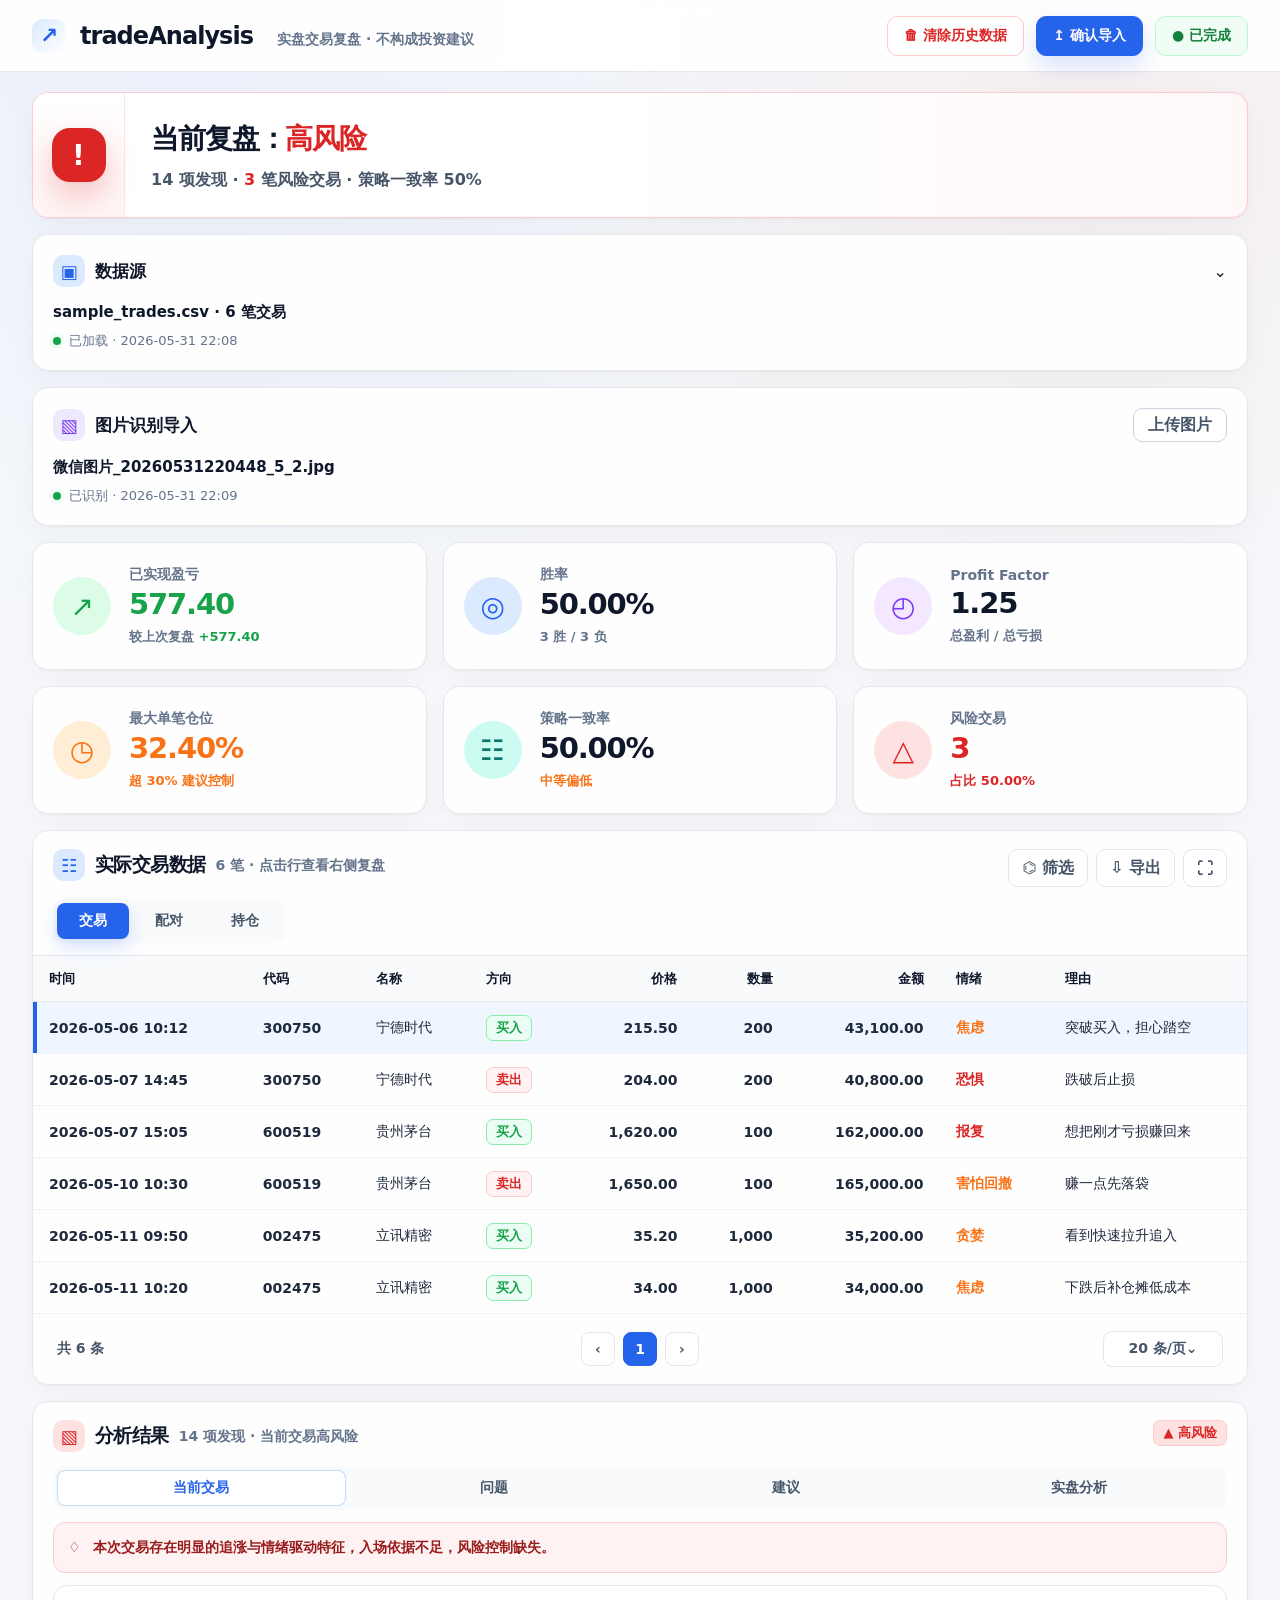
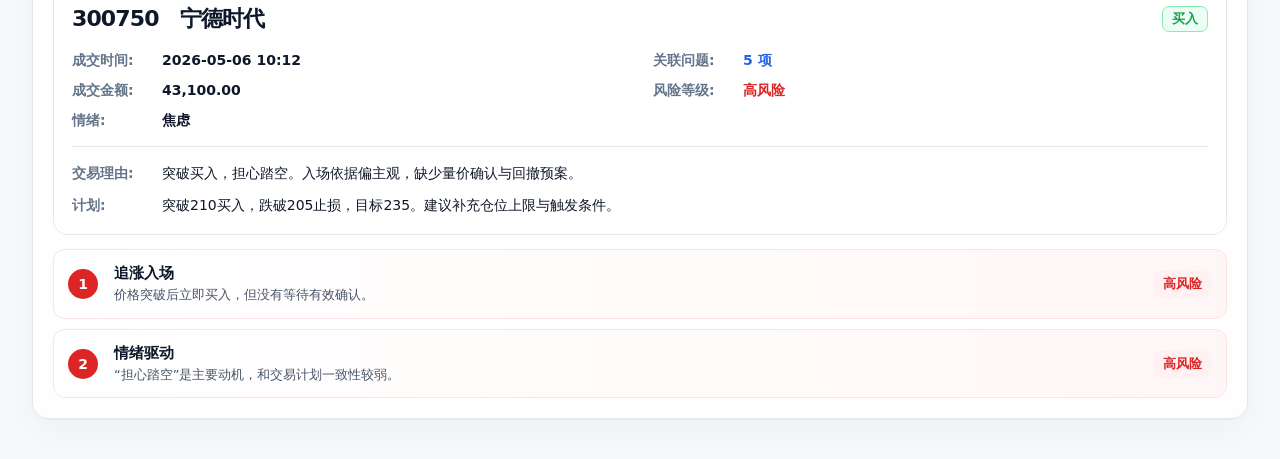
<file: tradeAnalysis-ui-v2-mock.html>
<!doctype html>
<html lang="zh-CN">
<head>
<meta charset="utf-8" />
<meta name="viewport" content="width=device-width, initial-scale=1" />
<title>tradeAnalysis UI V2 Mock</title>
<style>
:root {
  --bg-page: #f6f8fb;
  --bg-card: #ffffff;
  --border-subtle: #e5e7eb;
  --border-strong: #cbd5e1;
  --text-primary: #0f172a;
  --text-secondary: #475569;
  --text-muted: #64748b;
  --primary: #2563eb;
  --primary-soft: #eff6ff;
  --success: #16a34a;
  --success-soft: #dcfce7;
  --danger: #dc2626;
  --danger-soft: #fee2e2;
  --danger-bg: #fef2f2;
  --warning: #f97316;
  --warning-soft: #ffedd5;
  --purple-soft: #f3e8ff;
  --teal-soft: #ccfbf1;
  --radius-card: 16px;
  --radius-control: 10px;
  --shadow-card: 0 1px 2px rgba(15, 23, 42, 0.04), 0 12px 32px rgba(15, 23, 42, 0.03);
}
* { box-sizing: border-box; }
body {
  margin: 0;
  color: var(--text-primary);
  background:
    radial-gradient(circle at 15% 0%, rgba(37, 99, 235, 0.06), transparent 28%),
    radial-gradient(circle at 85% 5%, rgba(220, 38, 38, 0.05), transparent 24%),
    var(--bg-page);
  font-family: Inter, ui-sans-serif, system-ui, -apple-system, BlinkMacSystemFont, "Segoe UI", "PingFang SC", "Hiragino Sans GB", "Microsoft YaHei", sans-serif;
  -webkit-font-smoothing: antialiased;
}
.page-header {
  height: 72px;
  padding: 0 32px;
  display: flex;
  align-items: center;
  justify-content: space-between;
  background: rgba(255, 255, 255, 0.92);
  border-bottom: 1px solid var(--border-subtle);
  backdrop-filter: blur(8px);
  position: sticky;
  top: 0;
  z-index: 20;
}
.brand { display: flex; align-items: center; gap: 14px; }
.logo {
  width: 34px; height: 34px; border-radius: 10px;
  background: linear-gradient(135deg, #dbeafe, #fff);
  display: grid; place-items: center;
  color: var(--primary); font-size: 22px; font-weight: 900;
}
.brand-line { display: flex; align-items: baseline; gap: 24px; }
.brand h1 {
  margin: 0;
  font-size: 24px;
  font-weight: 850;
  letter-spacing: -0.04em;
}
.brand p {
  margin: 0;
  color: var(--text-muted);
  font-size: 14px;
  font-weight: 600;
}
.header-actions { display: flex; align-items: center; gap: 12px; }
.btn, .pill {
  height: 40px;
  padding: 0 16px;
  border-radius: 10px;
  border: 1px solid var(--border-subtle);
  background: #fff;
  display: inline-flex;
  align-items: center;
  gap: 8px;
  font-size: 14px;
  font-weight: 750;
  white-space: nowrap;
}
.btn-danger { color: var(--danger); border-color: #fecaca; background: #fff; }
.btn-primary { color: #fff; border-color: var(--primary); background: var(--primary); box-shadow: 0 10px 22px rgba(37, 99, 235, .18); }
.pill-success { color: #15803d; background: #f0fdf4; border-color: #bbf7d0; }

.container {
  max-width: 1760px;
  margin: 0 auto;
  padding: 20px 32px 40px;
}
.top-grid {
  display: grid;
  grid-template-columns: minmax(520px, 1.45fr) minmax(280px, 0.55fr) minmax(360px, 0.72fr);
  gap: 16px;
}
.card {
  background: rgba(255, 255, 255, 0.92);
  border: 1px solid var(--border-subtle);
  border-radius: var(--radius-card);
  box-shadow: var(--shadow-card);
}
.hero-card {
  min-height: 126px;
  display: grid;
  grid-template-columns: 104px minmax(0, 1fr) 1px minmax(260px, .7fr);
  overflow: hidden;
  background: linear-gradient(90deg, #fff 0%, #fff 46%, #fff8f8 100%);
  border-color: #fecaca;
}
.hero-icon-wrap {
  display: grid;
  place-items: center;
  border-right: 1px solid #fee2e2;
  background: linear-gradient(180deg, #fff, #fff5f5);
}
.hero-shield {
  width: 54px; height: 54px; border-radius: 18px;
  background: var(--danger);
  color: #fff;
  display: grid; place-items: center;
  font-size: 28px; font-weight: 900;
  box-shadow: 0 14px 30px rgba(220, 38, 38, .25);
}
.hero-main {
  padding: 22px 26px;
  display: flex;
  justify-content: center;
  flex-direction: column;
}
.hero-main h2 {
  margin: 0 0 12px;
  font-size: 28px;
  font-weight: 850;
  letter-spacing: -0.04em;
}
.hero-main h2 span { color: var(--danger); }
.hero-main p {
  margin: 0;
  color: var(--text-secondary);
  font-size: 16px;
  font-weight: 650;
}
.hero-main b { color: var(--danger); }
.divider {
  width: 1px;
  height: 66px;
  background: #fee2e2;
  align-self: center;
}
.hero-advice {
  padding: 22px 24px;
  display: flex;
  justify-content: center;
  flex-direction: column;
}
.advice-label {
  color: var(--text-muted);
  font-size: 13px;
  font-weight: 760;
  margin-bottom: 8px;
  display: flex;
  gap: 8px;
  align-items: center;
}
.hero-advice strong {
  font-size: 18px;
  line-height: 1.35;
  letter-spacing: -0.02em;
}

.utility-card {
  min-height: 126px;
  padding: 20px;
}
.utility-head {
  display: flex;
  align-items: center;
  justify-content: space-between;
  gap: 12px;
  margin-bottom: 16px;
}
.utility-title {
  display: flex; align-items: center; gap: 10px;
  font-size: 17px;
  font-weight: 820;
}
.icon-box {
  width: 32px; height: 32px; border-radius: 10px;
  display: grid; place-items: center;
  font-size: 18px;
}
.icon-blue { color: var(--primary); background: #dbeafe; }
.icon-purple { color: #7c3aed; background: #ede9fe; }
.upload-mini {
  height: 34px;
  padding: 0 14px;
  border-radius: 9px;
  border: 1px solid var(--border-strong);
  background: #fff;
  color: var(--text-secondary);
  display: inline-flex;
  align-items: center;
  font-weight: 750;
}
.utility-main {
  color: var(--text-primary);
  font-size: 15px;
  font-weight: 650;
  white-space: nowrap;
  overflow: hidden;
  text-overflow: ellipsis;
}
.utility-status {
  margin-top: 10px;
  color: var(--text-muted);
  font-size: 13px;
  display: flex;
  align-items: center;
  gap: 8px;
}
.dot {
  width: 8px; height: 8px; border-radius: 999px;
  background: var(--success);
  box-shadow: 0 0 0 4px #f0fdf4;
}

.metric-grid {
  display: grid;
  grid-template-columns: repeat(6, minmax(0, 1fr));
  gap: 16px;
  margin-top: 16px;
}
.metric-card {
  min-height: 128px;
  padding: 20px;
  display: grid;
  grid-template-columns: 58px minmax(0, 1fr);
  align-items: center;
  gap: 18px;
}
.metric-icon {
  width: 58px; height: 58px; border-radius: 999px;
  display: grid; place-items: center;
  font-size: 28px;
}
.bg-green { background: #dcfce7; color: #16a34a; }
.bg-blue { background: #dbeafe; color: #2563eb; }
.bg-purple { background: #f3e8ff; color: #7c3aed; }
.bg-orange { background: #ffedd5; color: #f97316; }
.bg-teal { background: #ccfbf1; color: #0f766e; }
.bg-red { background: #fee2e2; color: #dc2626; }
.metric-label {
  color: var(--text-muted);
  font-size: 14px;
  font-weight: 760;
}
.metric-value {
  margin-top: 5px;
  font-size: 29px;
  line-height: 1.1;
  font-weight: 850;
  letter-spacing: -0.04em;
  font-variant-numeric: tabular-nums;
}
.metric-help {
  margin-top: 8px;
  color: var(--text-muted);
  font-size: 13px;
  font-weight: 600;
}
.text-green { color: #16a34a; }
.text-red { color: #dc2626; }
.text-orange { color: #f97316; }

.workspace-grid {
  display: grid;
  grid-template-columns: minmax(720px, 1.5fr) minmax(460px, 1fr);
  gap: 16px;
  margin-top: 16px;
  align-items: start;
}
.panel-header {
  padding: 18px 20px 12px;
  display: flex;
  justify-content: space-between;
  gap: 16px;
  align-items: flex-start;
}
.panel-title-row {
  display: flex;
  align-items: center;
  gap: 10px;
}
.panel-title {
  margin: 0;
  font-size: 19px;
  font-weight: 850;
  letter-spacing: -0.03em;
}
.panel-subtitle {
  margin-top: 2px;
  color: var(--text-muted);
  font-size: 14px;
  font-weight: 600;
}
.toolbar { display: flex; gap: 8px; align-items: center; }
.tool-btn {
  height: 38px;
  padding: 0 13px;
  border-radius: 9px;
  border: 1px solid var(--border-subtle);
  background: #fff;
  display: inline-flex;
  align-items: center;
  gap: 7px;
  color: var(--text-secondary);
  font-weight: 720;
}
.segmented {
  display: inline-flex;
  gap: 4px;
  background: #f8fafc;
  border-radius: 10px;
  padding: 4px;
}
.segmented button {
  border: 0;
  min-width: 72px;
  height: 36px;
  padding: 0 16px;
  border-radius: 8px;
  background: transparent;
  color: var(--text-secondary);
  font-weight: 750;
  font-size: 14px;
}
.segmented button.active {
  color: #fff;
  background: var(--primary);
  box-shadow: 0 8px 18px rgba(37, 99, 235, .18);
}
.table-tabs {
  padding: 0 20px 12px;
  display: flex;
  justify-content: space-between;
  gap: 16px;
}
.table-scroll { overflow-x: auto; border-top: 1px solid var(--border-subtle); }
table {
  width: 100%;
  min-width: 980px;
  border-collapse: separate;
  border-spacing: 0;
}
thead th {
  height: 46px;
  background: #f8fafc;
  border-bottom: 1px solid var(--border-subtle);
  color: var(--text-primary);
  font-size: 13px;
  font-weight: 820;
  text-align: left;
  padding: 0 16px;
}
tbody td {
  height: 52px;
  border-bottom: 1px solid #eef2f7;
  padding: 0 16px;
  color: #1e293b;
  font-size: 14px;
  font-weight: 560;
  white-space: nowrap;
}
tbody tr:hover td { background: #f8fafc; }
tbody tr.selected td { background: #eff6ff; }
tbody tr.selected td:first-child {
  box-shadow: inset 4px 0 0 var(--primary);
}
.num { text-align: right; font-variant-numeric: tabular-nums; }
.badge {
  min-height: 26px;
  padding: 0 9px;
  border-radius: 7px;
  display: inline-flex;
  align-items: center;
  justify-content: center;
  font-size: 13px;
  font-weight: 820;
  border: 1px solid transparent;
  white-space: nowrap;
}
.badge-buy { background: #ecfdf5; color: #16a34a; border-color: #86efac; }
.badge-sell { background: #fef2f2; color: #dc2626; border-color: #fecaca; }
.badge-risk { background: #fee2e2; color: #dc2626; border-color: #fecaca; }
.badge-soft-red { background: #fff1f2; color: #dc2626; }
.emotion-warning { color: #f97316; font-weight: 820; }
.emotion-danger { color: #dc2626; font-weight: 820; }
.table-footer {
  height: 70px;
  padding: 0 24px;
  display: grid;
  grid-template-columns: 1fr auto 1fr;
  align-items: center;
  color: var(--text-secondary);
  font-size: 14px;
  font-weight: 650;
}
.pagination {
  display: flex; align-items: center; gap: 8px;
}
.page-btn {
  width: 34px; height: 34px;
  border-radius: 8px;
  border: 1px solid var(--border-subtle);
  display: grid; place-items: center;
  background: #fff;
}
.page-btn.active {
  color: #fff; background: var(--primary); border-color: var(--primary);
}
.page-size {
  justify-self: end;
  height: 36px;
  min-width: 120px;
  border-radius: 9px;
  border: 1px solid var(--border-subtle);
  display: flex;
  align-items: center;
  justify-content: center;
  background: #fff;
}

.analysis-card { overflow: hidden; }
.analysis-top {
  padding: 18px 20px 14px;
  display: flex;
  align-items: flex-start;
  justify-content: space-between;
  gap: 14px;
}
.analysis-tabs {
  padding: 0 20px 12px;
}
.analysis-tabs .segmented {
  width: 100%;
}
.analysis-tabs button {
  flex: 1;
  min-width: 0;
}
.analysis-tabs button.active {
  color: var(--primary);
  background: #fff;
  box-shadow: inset 0 0 0 1px #bfdbfe;
}
.analysis-body { padding: 0 20px 20px; }
.risk-alert {
  display: flex;
  gap: 12px;
  align-items: flex-start;
  padding: 14px;
  border: 1px solid #fecaca;
  background: #fef2f2;
  border-radius: 12px;
  color: #991b1b;
  font-size: 14px;
  font-weight: 700;
  line-height: 1.5;
}
.detail-card {
  margin-top: 12px;
  padding: 18px;
  border-radius: 14px;
  border: 1px solid var(--border-subtle);
  background: #fff;
}
.detail-head {
  display: flex; align-items: center; justify-content: space-between;
  gap: 12px;
}
.stock-title {
  font-size: 22px;
  font-weight: 850;
  letter-spacing: -0.04em;
}
.detail-grid {
  margin-top: 18px;
  display: grid;
  grid-template-columns: 1fr 1fr;
  gap: 12px 26px;
}
.detail-row {
  display: grid;
  grid-template-columns: 82px minmax(0, 1fr);
  gap: 8px;
  align-items: baseline;
}
.detail-label {
  color: var(--text-muted);
  font-size: 14px;
  font-weight: 700;
}
.detail-value {
  color: var(--text-primary);
  font-size: 14px;
  font-weight: 700;
}
.detail-link { color: var(--primary); font-weight: 850; }
.detail-danger { color: var(--danger); font-weight: 850; }
.detail-notes {
  margin-top: 16px;
  padding-top: 16px;
  border-top: 1px solid var(--border-subtle);
  display: grid;
  gap: 10px;
}
.note-line {
  display: grid;
  grid-template-columns: 82px minmax(0, 1fr);
  gap: 8px;
  font-size: 14px;
  line-height: 1.55;
}
.issue-list {
  margin-top: 14px;
  display: grid;
  gap: 10px;
}
.issue-item {
  display: grid;
  grid-template-columns: 34px minmax(0, 1fr) auto;
  gap: 12px;
  align-items: center;
  padding: 14px;
  border-radius: 12px;
  border: 1px solid #fee2e2;
  background: linear-gradient(90deg, #fff, #fff7f7);
}
.issue-index {
  width: 30px; height: 30px; border-radius: 999px;
  display: grid; place-items: center;
  background: var(--danger);
  color: white;
  font-size: 14px;
  font-weight: 850;
}
.issue-title {
  font-size: 15px;
  font-weight: 850;
}
.issue-desc {
  margin-top: 3px;
  color: var(--text-secondary);
  font-size: 13px;
  line-height: 1.35;
}
@media (max-width: 1280px) {
  .top-grid, .workspace-grid { grid-template-columns: 1fr; }
  .metric-grid { grid-template-columns: repeat(3, minmax(0, 1fr)); }
  .hero-card { grid-template-columns: 92px 1fr; }
  .divider, .hero-advice { display: none; }
}
@media (max-width: 768px) {
  .page-header { height: auto; min-height: 72px; flex-direction: column; align-items: flex-start; padding: 14px 18px; gap: 12px; }
  .brand-line { flex-direction: column; gap: 2px; }
  .header-actions { flex-wrap: wrap; }
  .container { padding: 16px; }
  .metric-grid { grid-template-columns: 1fr; }
  .metric-card { grid-template-columns: 52px 1fr; }
  .detail-grid { grid-template-columns: 1fr; }
}
</style>
</head>
<body>
<header class="page-header">
  <div class="brand">
    <div class="logo">↗</div>
    <div class="brand-line">
      <h1>tradeAnalysis</h1>
      <p>实盘交易复盘 · 不构成投资建议</p>
    </div>
  </div>
  <div class="header-actions">
    <div class="btn btn-danger">🗑 清除历史数据</div>
    <div class="btn btn-primary">↥ 确认导入</div>
    <div class="pill pill-success">● 已完成</div>
  </div>
</header>

<main class="container">
  <section class="top-grid">
    <div class="card hero-card">
      <div class="hero-icon-wrap">
        <div class="hero-shield">!</div>
      </div>
      <div class="hero-main">
        <h2>当前复盘：<span>高风险</span></h2>
        <p>14 项发现 · <b>3</b> 笔风险交易 · 策略一致率 50%</p>
      </div>
      <div class="divider"></div>
      <div class="hero-advice">
        <div class="advice-label">◎ 复盘建议</div>
        <strong>优先复盘追涨与止损执行问题</strong>
      </div>
    </div>

    <div class="card utility-card">
      <div class="utility-head">
        <div class="utility-title"><span class="icon-box icon-blue">▣</span>数据源</div>
        <span>⌄</span>
      </div>
      <div class="utility-main">sample_trades.csv · 6 笔交易</div>
      <div class="utility-status"><span class="dot"></span>已加载 · 2026-05-31 22:08</div>
    </div>

    <div class="card utility-card">
      <div class="utility-head">
        <div class="utility-title"><span class="icon-box icon-purple">▧</span>图片识别导入</div>
        <div class="upload-mini">上传图片</div>
      </div>
      <div class="utility-main">微信图片_20260531220448_5_2.jpg</div>
      <div class="utility-status"><span class="dot"></span>已识别 · 2026-05-31 22:09</div>
    </div>
  </section>

  <section class="metric-grid">
    <div class="card metric-card">
      <div class="metric-icon bg-green">↗</div>
      <div>
        <div class="metric-label">已实现盈亏</div>
        <div class="metric-value text-green">577.40</div>
        <div class="metric-help">较上次复盘 <span class="text-green">+577.40</span></div>
      </div>
    </div>
    <div class="card metric-card">
      <div class="metric-icon bg-blue">◎</div>
      <div>
        <div class="metric-label">胜率</div>
        <div class="metric-value">50.00%</div>
        <div class="metric-help">3 胜 / 3 负</div>
      </div>
    </div>
    <div class="card metric-card">
      <div class="metric-icon bg-purple">◴</div>
      <div>
        <div class="metric-label">Profit Factor</div>
        <div class="metric-value">1.25</div>
        <div class="metric-help">总盈利 / 总亏损</div>
      </div>
    </div>
    <div class="card metric-card">
      <div class="metric-icon bg-orange">◷</div>
      <div>
        <div class="metric-label">最大单笔仓位</div>
        <div class="metric-value text-orange">32.40%</div>
        <div class="metric-help"><span class="text-orange">超 30% 建议控制</span></div>
      </div>
    </div>
    <div class="card metric-card">
      <div class="metric-icon bg-teal">☷</div>
      <div>
        <div class="metric-label">策略一致率</div>
        <div class="metric-value">50.00%</div>
        <div class="metric-help"><span class="text-orange">中等偏低</span></div>
      </div>
    </div>
    <div class="card metric-card">
      <div class="metric-icon bg-red">△</div>
      <div>
        <div class="metric-label">风险交易</div>
        <div class="metric-value text-red">3</div>
        <div class="metric-help"><span class="text-red">占比 50.00%</span></div>
      </div>
    </div>
  </section>

  <section class="workspace-grid">
    <div class="card">
      <div class="panel-header">
        <div>
          <div class="panel-title-row">
            <span class="icon-box icon-blue">☷</span>
            <h2 class="panel-title">实际交易数据</h2>
            <span class="panel-subtitle">6 笔 · 点击行查看右侧复盘</span>
          </div>
        </div>
        <div class="toolbar">
          <div class="tool-btn">⌬ 筛选</div>
          <div class="tool-btn">⇩ 导出</div>
          <div class="tool-btn">⛶</div>
        </div>
      </div>
      <div class="table-tabs">
        <div class="segmented">
          <button class="active">交易</button>
          <button>配对</button>
          <button>持仓</button>
        </div>
      </div>

      <div class="table-scroll">
        <table>
          <thead>
            <tr>
              <th>时间</th><th>代码</th><th>名称</th><th>方向</th>
              <th class="num">价格</th><th class="num">数量</th><th class="num">金额</th>
              <th>情绪</th><th>理由</th>
            </tr>
          </thead>
          <tbody>
            <tr class="selected">
              <td>2026-05-06 10:12</td><td>300750</td><td>宁德时代</td><td><span class="badge badge-buy">买入</span></td>
              <td class="num">215.50</td><td class="num">200</td><td class="num">43,100.00</td><td class="emotion-warning">焦虑</td><td>突破买入，担心踏空</td>
            </tr>
            <tr>
              <td>2026-05-07 14:45</td><td>300750</td><td>宁德时代</td><td><span class="badge badge-sell">卖出</span></td>
              <td class="num">204.00</td><td class="num">200</td><td class="num">40,800.00</td><td class="emotion-danger">恐惧</td><td>跌破后止损</td>
            </tr>
            <tr>
              <td>2026-05-07 15:05</td><td>600519</td><td>贵州茅台</td><td><span class="badge badge-buy">买入</span></td>
              <td class="num">1,620.00</td><td class="num">100</td><td class="num">162,000.00</td><td class="emotion-danger">报复</td><td>想把刚才亏损赚回来</td>
            </tr>
            <tr>
              <td>2026-05-10 10:30</td><td>600519</td><td>贵州茅台</td><td><span class="badge badge-sell">卖出</span></td>
              <td class="num">1,650.00</td><td class="num">100</td><td class="num">165,000.00</td><td class="emotion-warning">害怕回撤</td><td>赚一点先落袋</td>
            </tr>
            <tr>
              <td>2026-05-11 09:50</td><td>002475</td><td>立讯精密</td><td><span class="badge badge-buy">买入</span></td>
              <td class="num">35.20</td><td class="num">1,000</td><td class="num">35,200.00</td><td class="emotion-warning">贪婪</td><td>看到快速拉升追入</td>
            </tr>
            <tr>
              <td>2026-05-11 10:20</td><td>002475</td><td>立讯精密</td><td><span class="badge badge-buy">买入</span></td>
              <td class="num">34.00</td><td class="num">1,000</td><td class="num">34,000.00</td><td class="emotion-warning">焦虑</td><td>下跌后补仓摊低成本</td>
            </tr>
          </tbody>
        </table>
      </div>

      <div class="table-footer">
        <div>共 6 条</div>
        <div class="pagination">
          <div class="page-btn">‹</div>
          <div class="page-btn active">1</div>
          <div class="page-btn">›</div>
        </div>
        <div class="page-size">20 条/页⌄</div>
      </div>
    </div>

    <aside class="card analysis-card">
      <div class="analysis-top">
        <div>
          <div class="panel-title-row">
            <span class="icon-box bg-red">▧</span>
            <h2 class="panel-title">分析结果</h2>
            <span class="panel-subtitle">14 项发现 · 当前交易高风险</span>
          </div>
        </div>
        <span class="badge badge-risk">▲ 高风险</span>
      </div>

      <div class="analysis-tabs">
        <div class="segmented">
          <button class="active">当前交易</button>
          <button>问题</button>
          <button>建议</button>
          <button>实盘分析</button>
        </div>
      </div>

      <div class="analysis-body">
        <div class="risk-alert">
          <span>♢</span>
          <span>本次交易存在明显的追涨与情绪驱动特征，入场依据不足，风险控制缺失。</span>
        </div>

        <div class="detail-card">
          <div class="detail-head">
            <div class="stock-title">300750　宁德时代</div>
            <span class="badge badge-buy">买入</span>
          </div>
          <div class="detail-grid">
            <div class="detail-row"><div class="detail-label">成交时间:</div><div class="detail-value">2026-05-06 10:12</div></div>
            <div class="detail-row"><div class="detail-label">关联问题:</div><div class="detail-value detail-link">5 项</div></div>
            <div class="detail-row"><div class="detail-label">成交金额:</div><div class="detail-value">43,100.00</div></div>
            <div class="detail-row"><div class="detail-label">风险等级:</div><div class="detail-value detail-danger">高风险</div></div>
            <div class="detail-row"><div class="detail-label">情绪:</div><div class="detail-value">焦虑</div></div>
          </div>
          <div class="detail-notes">
            <div class="note-line"><div class="detail-label">交易理由:</div><div>突破买入，担心踏空。入场依据偏主观，缺少量价确认与回撤预案。</div></div>
            <div class="note-line"><div class="detail-label">计划:</div><div>突破210买入，跌破205止损，目标235。建议补充仓位上限与触发条件。</div></div>
          </div>
        </div>

        <div class="issue-list">
          <div class="issue-item">
            <div class="issue-index">1</div>
            <div>
              <div class="issue-title">追涨入场</div>
              <div class="issue-desc">价格突破后立即买入，但没有等待有效确认。</div>
            </div>
            <span class="badge badge-soft-red">高风险</span>
          </div>
          <div class="issue-item">
            <div class="issue-index">2</div>
            <div>
              <div class="issue-title">情绪驱动</div>
              <div class="issue-desc">“担心踏空”是主要动机，和交易计划一致性较弱。</div>
            </div>
            <span class="badge badge-soft-red">高风险</span>
          </div>
        </div>
      </div>
    </aside>
  </section>
</main>
</body>
</html>
</file>
